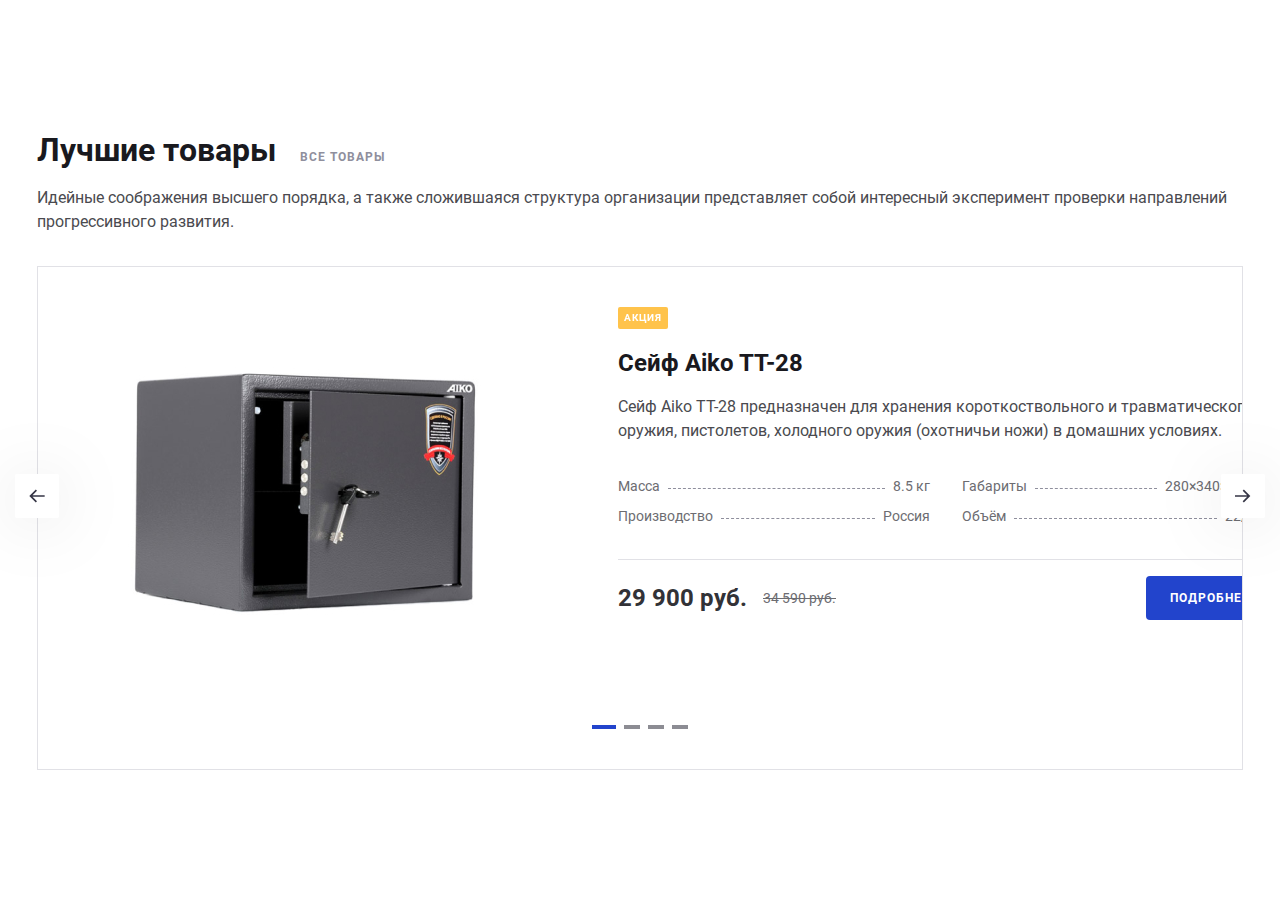
<file: index.html>
<!DOCTYPE html>
<html lang="en">
	<head>
		<meta charset="UTF-8" />
		<meta name="viewport" content="width=device-width, initial-scale=1.0" />
		<link rel="stylesheet" href="./css/bootstrap.min.css" />
		<link rel="stylesheet" href="./css/app.min.css" />
		<title>Test</title>
	</head>
	<body>
		<div class="container-fluid h-100 main-container">
			<div class="container p-0 container-content">
				<div class="links">
					<h1 class="best-goods">Лучшие товары</h1>
					<h6 class="all-goods">Все Товары</h6>
				</div>
				<div class="info">
					<p class="text">
						Идейные соображения высшего порядка, а также сложившаяся структура
						организации представляет собой интересный эксперимент проверки
						направлений прогрессивного развития.
					</p>
				</div>
				<div class="container-fluid p-0 slider">
					<button class="slider-button left-button"></button>
					<button class="slider-button right-button"></button>
					<div class="slider-container">
						<div class="slide-wrap">
							<div class="slide">
								<div class="img-container">
									<img src="./img/safe.jpg" />
								</div>
								<div class="info-container">
									<div class="promo">Акция</div>
									<p class="name">Сейф Aiko TT-28</p>
									<p class="description">
										Сейф Aiko TT-28 предназначен для хранения короткоствольного
										и травматического оружия, пистолетов, холодного оружия
										(охотничьи ножи) в домашних условиях.
									</p>
									<div class="characters">
										<div class="characters-col">
											<div class="characters-row">
												<p class="property-name">Масса</p>
												<div class="separator"></div>
												<p class="property-value">8.5 кг</p>
											</div>
											<div class="characters-row">
												<p class="property-name">Производство</p>
												<div class="separator"></div>
												<p class="property-value">Россия</p>
											</div>
										</div>
										<div class="characters-col">
											<div class="characters-row">
												<p class="property-name">Габариты</p>
												<div class="separator"></div>
												<p class="property-value">280&times;340&times;295 мм</p>
											</div>
											<div class="characters-row">
												<p class="property-name">Объём</p>
												<div class="separator"></div>
												<p class="property-value">22/11 л</p>
											</div>
										</div>
									</div>
									<div class="buy">
										<p class="price">29 900 руб.</p>
										<p class="price-old">34 590 руб.</p>
										<button class="more-info">Подробнее</button>
									</div>
								</div>
							</div>
							<div class="slide">
								<div class="img-container">
									<img src="./img/safe.jpg" />
								</div>
								<div class="info-container">
									<div class="promo">Акция</div>
									<p class="name">Сейф Aiko ПП-28</p>
									<p class="description">
										Сейф Aiko TT-28 предназначен для хранения короткоствольного
										и травматического оружия, пистолетов, холодного оружия
										(охотничьи ножи) в домашних условиях.
									</p>
									<div class="characters">
										<div class="characters-col">
											<div class="characters-row">
												<p class="property-name">Масса</p>
												<div class="separator"></div>
												<p class="property-value">8.5 кг</p>
											</div>
											<div class="characters-row">
												<p class="property-name">Производство</p>
												<div class="separator"></div>
												<p class="property-value">Россия</p>
											</div>
										</div>
										<div class="characters-col">
											<div class="characters-row">
												<p class="property-name">Габариты</p>
												<div class="separator"></div>
												<p class="property-value">280&times;340&times;295 мм</p>
											</div>
											<div class="characters-row">
												<p class="property-name">Объём</p>
												<div class="separator"></div>
												<p class="property-value">22/11 л</p>
											</div>
										</div>
									</div>
									<div class="buy">
										<p class="price">29 900 руб.</p>
										<p class="price-old">34 590 руб.</p>
										<button class="more-info">Подробнее</button>
									</div>
								</div>
							</div>
							<div class="slide">
								<div class="img-container">
									<img src="./img/safe.jpg" />
								</div>
								<div class="info-container">
									<div class="promo">Акция</div>
									<p class="name">Сейф Aiko ГГ-28</p>
									<p class="description">
										Сейф Aiko TT-28 предназначен для хранения короткоствольного
										и травматического оружия, пистолетов, холодного оружия
										(охотничьи ножи) в домашних условиях.
									</p>
									<div class="characters">
										<div class="characters-col">
											<div class="characters-row">
												<p class="property-name">Масса</p>
												<div class="separator"></div>
												<p class="property-value">8.5 кг</p>
											</div>
											<div class="characters-row">
												<p class="property-name">Производство</p>
												<div class="separator"></div>
												<p class="property-value">Россия</p>
											</div>
										</div>
										<div class="characters-col">
											<div class="characters-row">
												<p class="property-name">Габариты</p>
												<div class="separator"></div>
												<p class="property-value">280&times;340&times;295 мм</p>
											</div>
											<div class="characters-row">
												<p class="property-name">Объём</p>
												<div class="separator"></div>
												<p class="property-value">22/11 л</p>
											</div>
										</div>
									</div>
									<div class="buy">
										<p class="price">29 900 руб.</p>
										<p class="price-old">34 590 руб.</p>
										<button class="more-info">Подробнее</button>
									</div>
								</div>
							</div>
							<div class="slide">
								<div class="img-container">
									<img src="./img/safe.jpg" />
								</div>
								<div class="info-container">
									<div class="promo">Акция</div>
									<p class="name">Сейф Aiko НН-28</p>
									<p class="description">
										Сейф Aiko КК-28 предназначен для хранения короткоствольного
										и травматического оружия, пистолетов, холодного оружия
										(охотничьи ножи) в домашних условиях.
									</p>
									<div class="characters">
										<div class="characters-col">
											<div class="characters-row">
												<p class="property-name">Масса</p>
												<div class="separator"></div>
												<p class="property-value">8.5 кг</p>
											</div>
											<div class="characters-row">
												<p class="property-name">Производство</p>
												<div class="separator"></div>
												<p class="property-value">Россия</p>
											</div>
										</div>
										<div class="characters-col">
											<div class="characters-row">
												<p class="property-name">Габариты</p>
												<div class="separator"></div>
												<p class="property-value">280&times;340&times;295 мм</p>
											</div>
											<div class="characters-row">
												<p class="property-name">Объём</p>
												<div class="separator"></div>
												<p class="property-value">22/11 л</p>
											</div>
										</div>
									</div>
									<div class="buy">
										<p class="price">29 900 руб.</p>
										<p class="price-old">34 590 руб.</p>
										<button class="more-info">Подробнее</button>
									</div>
								</div>
							</div>
						</div>
					</div>
					<div class="slide-pagination"></div>
				</div>
			</div>
		</div>
		<script src="./js/slider.js"></script>
		<script src="./js/main.js"></script>
	</body>
</html>
</file>
<file: css/app.min.css>
@font-face{font-family:Roboto;src:url(../fonts/Roboto/Roboto-Regular.eot);src:url(../fonts/Roboto/Roboto-Regular.ttf) format("opentype"),url(../fonts/Roboto/Roboto-Regular.woff) format("woff"),url(../fonts/Roboto/Roboto-Regular.svg) format("svg");font-style:normal;font-weight:400}@font-face{font-family:Roboto;src:url(../fonts/Roboto/Roboto-Bold.eot);src:url(../fonts/Roboto/Roboto-Bold.ttf) format("opentype"),url(../fonts/Roboto/Roboto-Bold.woff) format("woff"),url(../fonts/Roboto/Roboto-Bold.svg) format("svg");font-style:normal;font-weight:700}body{font-family:Roboto,sans-serif;height:100vh}.main-container{display:flex;align-items:center}.container-content{max-width:1372px}.links{display:flex;position:relative;margin:0 22px 16px}.best-goods{font-family:Roboto;font-style:normal;font-weight:700;font-size:32px;line-height:40px;color:#19191e;margin-bottom:0}.all-goods{font-family:Roboto;font-style:normal;font-weight:700;margin:auto 0 3px 24px;font-size:12px;line-height:20px;letter-spacing:.08em;text-transform:uppercase;color:#8f8f9d;cursor:pointer}.info{margin:0 22px 32px}.text{font-family:Roboto;font-style:normal;font-weight:400;font-size:16px;line-height:24px;font-feature-settings:"pnum" on,"lnum" on;color:#4a4a4f}.slider{position:relative}.slider-button{position:absolute;border:none;border-radius:2px;background:#fff;-webkit-filter:drop-shadow(0 4px 32px rgba(0, 0, 0, .1));filter:drop-shadow(0 4px 32px rgba(0, 0, 0, .1));width:44px;height:44px;background-repeat:no-repeat;background-position:center;top:calc(50% - 44px);z-index:5}.left-button{left:0;background-image:url(../img/left-arrow.svg)}.right-button{right:0;background-image:url(../img/right-arrow.svg)}.slider-container{display:flex;border:1px solid #e1e1e6;border-bottom:none;padding-top:24px;margin:0 22px;box-sizing:border-box;overflow:hidden}.slide-wrap{max-height:504px;display:flex;box-sizing:border-box;width:-webkit-fit-content;width:-moz-fit-content;width:fit-content;transition:2s ease}.slide-pagination{padding:28px 0 40px;display:flex;justify-content:center;border:1px solid #e1e1e6;border-top:none;margin:0 22px}.wrap-pagination-buttons{display:flex}.pagination-button{background:#191928;opacity:.5;width:16px;height:4px;margin:0 4px;cursor:pointer}.pagination-button_active{width:24px;background:#24c;opacity:1}.slide{display:flex;max-width:1236px;width:1236px}.img-container{padding:36px 30px 38px}.info-container{margin-left:40px;padding-top:16px}.promo{background:#fa0;opacity:.7;width:50px;height:22px;display:table-cell;text-align:center;vertical-align:middle;border-radius:2px;font-style:normal;font-weight:700;font-size:10px;line-height:16px;letter-spacing:.08em;text-transform:uppercase;color:#fff}.name{font-style:normal;font-weight:700;margin:18px 0 0 0;font-size:24px;line-height:32px;color:#19191e}.description{font-style:normal;font-weight:400;margin:16px 0 0 0;font-size:16px;line-height:24px;color:#4a4a4f}.characters{padding:32px 0;border-bottom:1px solid #e1e1e6;display:flex;margin-bottom:16px}.characters-col{flex:1}.characters-col:nth-child(2){margin-left:32px}.characters-row:nth-child(2){margin-bottom:0}.characters-row{margin-bottom:8px;display:flex}.property-name,.property-value{font-style:normal;font-weight:400;font-size:14px;line-height:22px;color:#6c6c71;margin:0}.separator{flex:1;margin:0 8px;position:relative}.separator::before{position:absolute;content:"";border-bottom:1px dashed #8f8f9d;bottom:8px;left:0;right:0}.buy{display:flex;align-items:center}.price{font-style:normal;font-weight:700;font-size:24px;line-height:28px;text-align:right;color:#323237;margin:0}.price-old{font-style:normal;font-weight:400;margin:0 0 0 16px;font-size:14px;line-height:22px;-webkit-text-decoration-line:line-through;text-decoration-line:line-through;color:#6c6c71;flex:1}.more-info{padding:12px 24px;background:#24c;border-radius:4px;font-style:normal;font-weight:700;font-size:12px;line-height:20px;text-align:center;letter-spacing:.08em;text-transform:uppercase;color:#fff;border:none}
</file>
